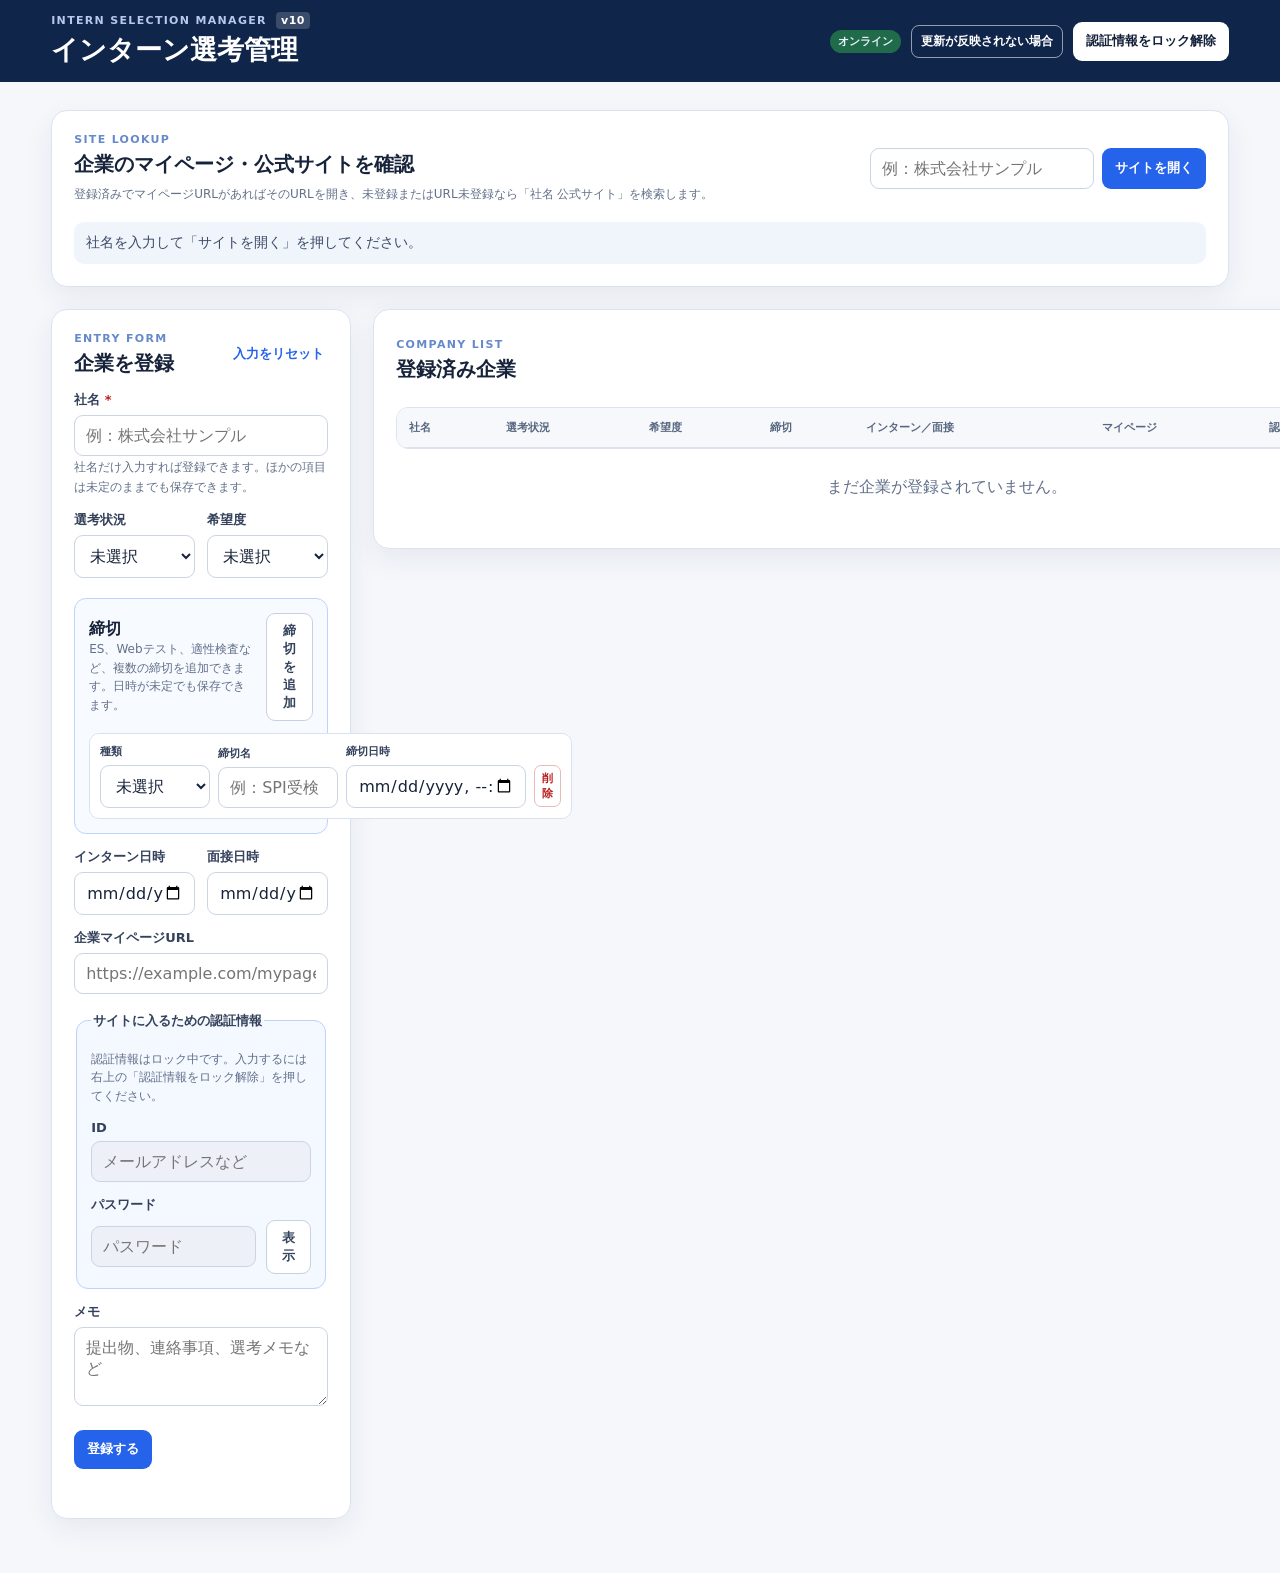
<file: index.html>
<!doctype html>
<html lang="ja">
<head>
  <meta charset="UTF-8" />
  <meta name="viewport" content="width=device-width, initial-scale=1" />
  <meta name="theme-color" content="#17365D" />
  <meta name="description" content="インターン選考情報を端末内で管理するPWA" />
  <link rel="manifest" href="./manifest.webmanifest?v=10" />
  <link rel="icon" href="./icons/icon.svg" type="image/svg+xml" />
  <link rel="stylesheet" href="./styles.css?v=10" />
  <title>インターン選考管理</title>
</head>
<body>
  <header class="header">
    <div>
      <p class="eyebrow">INTERN SELECTION MANAGER <span class="version">v10</span></p>
      <h1>インターン選考管理</h1>
    </div>
    <div class="header-actions">
      <span id="networkStatus" class="network-status" aria-live="polite">確認中</span>
      <a class="header-link" href="./reset.html?v=10">更新が反映されない場合</a>
      <button id="unlockButton" class="button dark" type="button">認証情報をロック解除</button>
    </div>
  </header>

  <main class="layout">
    <section class="card lookup-card" aria-labelledby="lookupTitle">
      <div>
        <p class="eyebrow">SITE LOOKUP</p>
        <h2 id="lookupTitle">企業のマイページ・公式サイトを確認</h2>
        <p class="muted">登録済みでマイページURLがあればそのURLを開き、未登録またはURL未登録なら「社名 公式サイト」を検索します。</p>
      </div>
      <div class="lookup-row">
        <label class="sr-only" for="lookupCompany">社名</label>
        <input id="lookupCompany" type="search" autocomplete="off" maxlength="100" placeholder="例：株式会社サンプル" />
        <button id="lookupButton" class="button primary" type="button">サイトを開く</button>
      </div>
      <p id="lookupResult" class="lookup-result" aria-live="polite">社名を入力して「サイトを開く」を押してください。</p>
    </section>

    <section class="grid">
      <section class="card form-card" aria-labelledby="formTitle">
        <div class="section-title-row">
          <div>
            <p class="eyebrow">ENTRY FORM</p>
            <h2 id="formTitle">企業を登録</h2>
          </div>
          <button id="resetFormButton" class="text-button" type="button">入力をリセット</button>
        </div>

        <form id="entryForm" novalidate>
          <input id="entryId" type="hidden" />

          <div class="field">
            <label for="companyName">社名 <span>*</span></label>
            <input id="companyName" type="text" required maxlength="100" placeholder="例：株式会社サンプル" />
            <small>社名だけ入力すれば登録できます。ほかの項目は未定のままでも保存できます。</small>
          </div>

          <div class="two-columns">
            <div class="field">
              <label for="selectionStatus">選考状況</label>
              <select id="selectionStatus">
                <option value="">未選択</option>
                <option value="応募予定">応募予定</option>
                <option value="応募準備中">応募準備中</option>
                <option value="応募済み">応募済み</option>
                <option value="書類選考中">書類選考中</option>
                <option value="面接予定">面接予定</option>
                <option value="選考中">選考中</option>
                <option value="合格">合格</option>
                <option value="不合格">不合格</option>
                <option value="辞退">辞退</option>
                <option value="終了">終了</option>
              </select>
            </div>

            <div class="field">
              <label for="preference">希望度</label>
              <select id="preference">
                <option value="">未選択</option>
                <option value="第一志望">第一志望</option>
                <option value="高い">高い</option>
                <option value="普通">普通</option>
                <option value="低い">低い</option>
              </select>
            </div>
          </div>

          <section class="deadline-section" aria-labelledby="deadlineTitle">
            <div class="section-title-row">
              <div>
                <h3 id="deadlineTitle">締切</h3>
                <p class="muted">ES、Webテスト、適性検査など、複数の締切を追加できます。日時が未定でも保存できます。</p>
              </div>
              <button id="addDeadlineButton" class="button secondary" type="button">締切を追加</button>
            </div>
            <div id="deadlinesContainer" class="deadlines-container"></div>
          </section>

          <div class="two-columns">
            <div class="field">
              <label for="internshipAt">インターン日時</label>
              <input id="internshipAt" type="datetime-local" />
            </div>
            <div class="field">
              <label for="interviewAt">面接日時</label>
              <input id="interviewAt" type="datetime-local" />
            </div>
          </div>

          <div class="field">
            <label for="mypageUrl">企業マイページURL</label>
            <input id="mypageUrl" type="url" maxlength="2048" placeholder="https://example.com/mypage" />
          </div>

          <fieldset class="credential-box">
            <legend>サイトに入るための認証情報</legend>
            <p id="lockMessage" class="muted">認証情報はロック中です。入力するには右上の「認証情報をロック解除」を押してください。</p>

            <div class="field">
              <label for="loginId">ID</label>
              <input id="loginId" type="text" maxlength="254" placeholder="メールアドレスなど" disabled />
            </div>

            <div class="field">
              <label for="sitePassword">パスワード</label>
              <div class="password-row">
                <input id="sitePassword" type="password" maxlength="256" placeholder="パスワード" disabled />
                <button id="togglePasswordButton" class="button secondary" type="button" disabled>表示</button>
              </div>
            </div>
          </fieldset>

          <div class="field">
            <label for="memo">メモ</label>
            <textarea id="memo" rows="3" maxlength="1000" placeholder="提出物、連絡事項、選考メモなど"></textarea>
          </div>

          <div class="form-actions">
            <button id="saveButton" class="button primary" type="submit">登録する</button>
            <button id="cancelEditButton" class="button secondary" type="button" hidden>編集をやめる</button>
          </div>
          <p id="formMessage" class="form-message" aria-live="polite"></p>
        </form>
      </section>

      <section class="card list-card" aria-labelledby="listTitle">
        <div class="section-title-row">
          <div>
            <p class="eyebrow">COMPANY LIST</p>
            <h2 id="listTitle">登録済み企業</h2>
          </div>
          <label class="filter-label" for="filterText">社名で絞り込み
            <input id="filterText" type="search" placeholder="社名で検索" />
          </label>
        </div>

        <div class="table-wrap">
          <table>
            <thead>
              <tr>
                <th>社名</th>
                <th>選考状況</th>
                <th>希望度</th>
                <th>締切</th>
                <th>インターン／面接</th>
                <th>マイページ</th>
                <th>認証情報</th>
                <th>操作</th>
              </tr>
            </thead>
            <tbody id="entryTableBody"></tbody>
          </table>
        </div>
        <p id="emptyMessage" class="empty-message">まだ企業が登録されていません。</p>
      </section>
    </section>
  </main>

  <template id="deadlineTemplate">
    <div class="deadline-row">
      <div class="field compact">
        <label>種類</label>
        <select data-deadline-type>
          <option value="">未選択</option>
          <option value="ES締切">ES締切</option>
          <option value="Webテスト締切">Webテスト締切</option>
          <option value="適性検査締切">適性検査締切</option>
          <option value="応募締切">応募締切</option>
          <option value="書類提出締切">書類提出締切</option>
          <option value="その他">その他</option>
        </select>
      </div>
      <div class="field compact">
        <label>締切名</label>
        <input data-deadline-label type="text" maxlength="100" placeholder="例：SPI受検" />
      </div>
      <div class="field compact">
        <label>締切日時</label>
        <input data-deadline-at type="datetime-local" />
      </div>
      <button class="table-button danger deadline-remove" type="button" data-action="remove-deadline">削除</button>
    </div>
  </template>

  <dialog id="masterPasswordDialog" class="dialog">
    <form id="masterPasswordForm" novalidate>
      <p class="eyebrow">SECURE STORAGE</p>
      <h2 id="masterTitle">認証情報を保護</h2>
      <p id="masterDescription" class="muted"></p>
      <div class="field">
        <label for="masterPassword">アプリ用パスワード</label>
        <input id="masterPassword" type="password" minlength="8" required />
      </div>
      <div id="masterConfirmArea" class="field">
        <label for="masterPasswordConfirm">アプリ用パスワード（確認）</label>
        <input id="masterPasswordConfirm" type="password" minlength="8" />
      </div>
      <p id="masterError" class="form-message" aria-live="polite"></p>
      <div class="dialog-actions">
        <button id="masterCancelButton" class="button secondary" type="button">キャンセル</button>
        <button id="masterSubmitButton" class="button primary" type="submit">設定して続ける</button>
      </div>
      <p class="muted small">アプリ用パスワードを忘れると、保存済みのID・パスワードは復元できません。</p>
    </form>
  </dialog>

  <div id="toast" class="toast" role="status" aria-live="polite"></div>

  <script src="./app.js?v=10" defer></script>
</body>
</html>
</file>
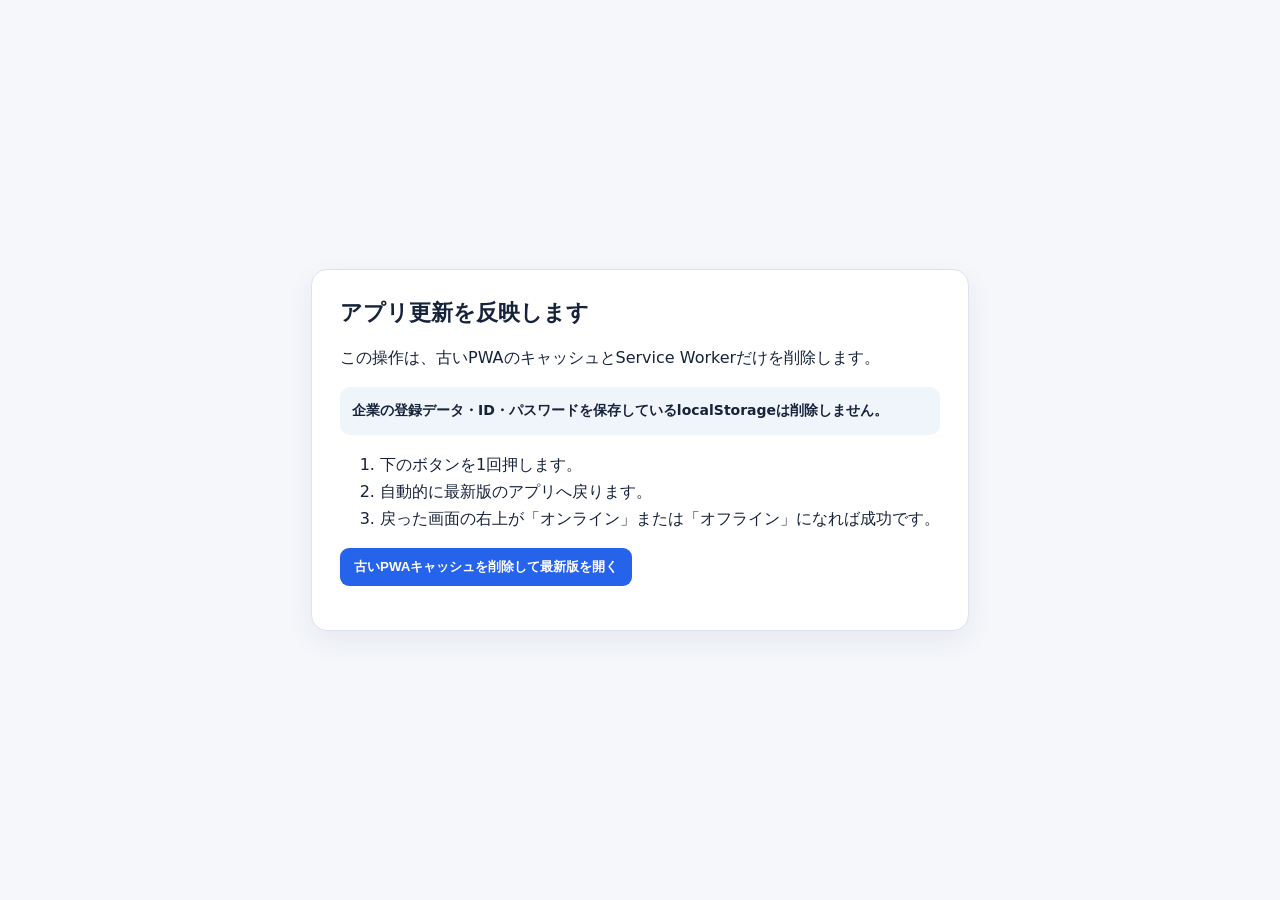
<file: reset.html>
<!doctype html>
<html lang="ja">
<head>
  <meta charset="UTF-8" />
  <meta name="viewport" content="width=device-width, initial-scale=1" />
  <title>アプリ更新の反映</title>
  <style>
    body { margin:0; min-height:100vh; display:grid; place-items:center; font-family:system-ui,-apple-system,"Segoe UI",sans-serif; background:#f5f7fb; color:#17233a; }
    main { width:min(600px,calc(100% - 32px)); padding:28px; border:1px solid #dce3ef; border-radius:16px; background:#fff; box-shadow:0 10px 28px rgba(30,45,78,.07); }
    h1 { margin:0 0 12px; font-size:22px; }
    p, li { line-height:1.7; }
    button { padding:10px 14px; border:0; border-radius:9px; background:#2563eb; color:#fff; font-weight:800; cursor:pointer; }
    .note { padding:12px; border-radius:10px; background:#f0f4fb; font-size:14px; }
    #status { font-weight:800; }
  </style>
</head>
<body>
  <main>
    <h1>アプリ更新を反映します</h1>
    <p>この操作は、古いPWAのキャッシュとService Workerだけを削除します。</p>
    <p class="note"><strong>企業の登録データ・ID・パスワードを保存しているlocalStorageは削除しません。</strong></p>
    <ol>
      <li>下のボタンを1回押します。</li>
      <li>自動的に最新版のアプリへ戻ります。</li>
      <li>戻った画面の右上が「オンライン」または「オフライン」になれば成功です。</li>
    </ol>
    <button id="resetButton" type="button">古いPWAキャッシュを削除して最新版を開く</button>
    <p id="status" aria-live="polite"></p>
  </main>
  <script>
    document.getElementById("resetButton").addEventListener("click", async () => {
      const status = document.getElementById("status");
      status.textContent = "更新処理中です…";
      try {
        if ("serviceWorker" in navigator) {
          const registrations = await navigator.serviceWorker.getRegistrations();
          await Promise.all(registrations.map((registration) => registration.unregister()));
        }
        if ("caches" in window) {
          const names = await caches.keys();
          await Promise.all(names.map((name) => caches.delete(name)));
        }
        status.textContent = "完了しました。最新版を開きます…";
        setTimeout(() => {
          location.replace("./?v=10&reset=" + Date.now());
        }, 500);
      } catch (error) {
        console.error(error);
        status.textContent = "更新処理に失敗しました。ページを再読み込みしてもう一度試してください。";
      }
    });
  </script>
</body>
</html>
</file>
<file: styles.css>
:root {
  --navy: #10254a;
  --blue: #2563eb;
  --blue-dark: #1d4ed8;
  --ink: #17233a;
  --muted: #62708a;
  --line: #dce3ef;
  --surface: #ffffff;
  --bg: #f5f7fb;
  --danger: #b91c1c;
  --success-bg: #e7f5ec;
  --warning-bg: #fff4cf;
}
* { box-sizing: border-box; }
body { margin: 0; font-family: system-ui, -apple-system, "Segoe UI", sans-serif; color: var(--ink); background: var(--bg); }
button, input, select, textarea { font: inherit; }
h1, h2, h3, p { margin: 0; }
h1 { font-size: clamp(20px, 3vw, 27px); }
h2 { font-size: 20px; }
h3 { font-size: 16px; }
.header { min-height: 76px; padding: 14px clamp(18px, 4vw, 56px); display: flex; justify-content: space-between; align-items: center; gap: 16px; background: var(--navy); color: #fff; }
.header-actions { display: flex; align-items: center; flex-wrap: wrap; justify-content: flex-end; gap: 10px; }
.eyebrow { margin-bottom: 5px; color: #6689c9; font-size: 11px; letter-spacing: .12em; font-weight: 800; }
.header .eyebrow { color: #b7c8ee; }
.version { margin-left: 4px; padding: 2px 5px; border-radius: 4px; background: rgba(255,255,255,.18); color: #fff; letter-spacing: .04em; }
.layout { max-width: 1440px; margin: 0 auto; padding: 28px clamp(16px, 4vw, 56px) 54px; }
.card { background: var(--surface); border: 1px solid var(--line); border-radius: 16px; box-shadow: 0 10px 28px rgba(30,45,78,.07); }
.lookup-card { display: grid; grid-template-columns: 1fr auto; gap: 18px; align-items: center; padding: 22px; margin-bottom: 22px; }
.lookup-card .muted { margin-top: 7px; }
.lookup-row { display: flex; min-width: min(100%, 440px); gap: 8px; }
.lookup-row input { min-width: 0; flex: 1; }
.lookup-result { grid-column: 1 / -1; padding: 12px; border-radius: 10px; color: #3b4a66; background: #f0f4fb; font-size: 14px; }
.grid { display: grid; grid-template-columns: minmax(300px, 440px) 1fr; gap: 22px; align-items: start; }
.form-card, .list-card { padding: 22px; }
.form-card { position: sticky; top: 16px; }
.section-title-row, .form-actions, .dialog-actions, .password-row { display: flex; align-items: center; justify-content: space-between; gap: 10px; }
.text-button { padding: 4px; border: 0; background: transparent; color: var(--blue); font-size: 13px; font-weight: 700; cursor: pointer; }
.field { margin-top: 14px; min-width: 0; }
.field label, legend { display: block; margin-bottom: 6px; color: #34425c; font-size: 13px; font-weight: 800; }
.field label span { color: var(--danger); }
.field small, .muted { color: var(--muted); font-size: 12px; line-height: 1.55; }
.small { font-size: 11px; }
input, select, textarea { width: 100%; min-width: 0; max-width: 100%; border: 1px solid #cbd5e1; border-radius: 9px; padding: 10px 11px; background: #fff; color: var(--ink); }
input:focus, select:focus, textarea:focus { outline: 3px solid rgba(37,99,235,.15); border-color: var(--blue); }
input:disabled { background: #edf1f7; cursor: not-allowed; }
textarea { resize: vertical; }
.two-columns { display: grid; grid-template-columns: repeat(2, minmax(0, 1fr)); gap: 12px; }
input[type="datetime-local"] { min-width: 0; width: 100%; }
.deadline-section { margin-top: 20px; padding: 14px; border: 1px solid #bed2ff; border-radius: 12px; background: #f7faff; }
.deadlines-container { display: grid; gap: 10px; margin-top: 12px; }
.deadline-row { display: grid; grid-template-columns: minmax(110px, .9fr) minmax(120px, 1fr) minmax(180px, 1.2fr) auto; align-items: end; gap: 8px; padding: 10px; border: 1px solid #d7e3f5; border-radius: 10px; background: #fff; }
.deadline-row .field { margin-top: 0; }
.deadline-row .compact label { font-size: 11px; }
.deadline-remove { margin-bottom: 1px; }
.credential-box { margin-top: 18px; padding: 14px; border: 1px solid #bed2ff; border-radius: 12px; background: #f4f8ff; }
.button { min-height: 39px; padding: 8px 12px; border: 1px solid transparent; border-radius: 9px; font-size: 13px; font-weight: 800; cursor: pointer; }
.button.primary { background: var(--blue); color: #fff; }
.button.primary:hover { background: var(--blue-dark); }
.button.secondary { border-color: #c6d1e2; background: #fff; color: #35445e; }
.button.dark { background: #fff; color: #14213a; }
.button.danger { background: var(--danger); color: #fff; }
.header-link { padding: 7px 9px; border: 1px solid rgba(255,255,255,.55); border-radius: 8px; color: #fff; font-size: 12px; font-weight: 700; text-decoration: none; }
.form-actions { justify-content: flex-start; margin-top: 20px; }
.form-message { min-height: 18px; margin-top: 9px; color: var(--danger); font-size: 13px; font-weight: 700; }
.filter-label { display: grid; gap: 4px; color: #53627c; font-size: 12px; font-weight: 700; }
.filter-label input { width: 180px; }
.table-wrap { overflow: auto; margin-top: 18px; border: 1px solid var(--line); border-radius: 12px; }
table { width: 100%; min-width: 1100px; border-collapse: collapse; }
th, td { padding: 12px; vertical-align: top; border-bottom: 1px solid var(--line); text-align: left; font-size: 13px; }
th { background: #f6f8fc; color: #586780; font-size: 11px; }
tr:last-child td { border-bottom: 0; }
.company-name { display: block; font-weight: 800; }
.cell-note { color: var(--muted); font-size: 11px; }
.deadline-list { margin: 0; padding-left: 16px; }
.deadline-list li { margin-bottom: 4px; }
.pill { display: inline-block; padding: 4px 8px; border-radius: 999px; background: #eaf1ff; color: #274d8b; font-size: 11px; font-weight: 800; white-space: nowrap; }
.pill.first { background: #fff0cf; color: #865400; }
.pill.high { background: #f1e9ff; color: #673a9c; }
.pill.low { background: #eff2f6; color: #5b6a80; }
.table-actions { display: flex; flex-wrap: wrap; gap: 6px; min-width: 190px; }
.table-button, .table-link { padding: 5px 7px; border: 1px solid #c6d1e2; border-radius: 7px; color: #2f5ca8; background: #fff; font-size: 11px; font-weight: 800; text-decoration: none; cursor: pointer; }
.table-button.danger { color: var(--danger); border-color: #e7bbbb; }
.empty-message { padding: 28px; color: var(--muted); text-align: center; }
.network-status { padding: 4px 8px; border-radius: 999px; background: #244270; color: #e8effd; font-size: 11px; font-weight: 800; }
.network-status.offline { background: #72580a; }
.network-status.ready { background: #1f6b4a; }
.dialog { width: min(430px, calc(100% - 28px)); border: 0; border-radius: 16px; box-shadow: 0 22px 60px rgba(15,31,60,.26); }
.dialog::backdrop { background: rgba(17,31,57,.55); }
.dialog form { padding: 23px; }
.dialog h2 { margin-bottom: 10px; }
.dialog-actions { justify-content: flex-end; margin-top: 20px; }
.toast { position: fixed; left: 50%; bottom: 24px; z-index: 10; padding: 10px 13px; border-radius: 9px; background: #17233a; color: #fff; font-size: 13px; font-weight: 700; transform: translate(-50%,24px); opacity: 0; pointer-events: none; transition: .18s; }
.toast.show { transform: translate(-50%,0); opacity: 1; }
.sr-only { position: absolute; width: 1px; height: 1px; overflow: hidden; clip: rect(0 0 0 0); }
@media (max-width: 1000px) {
  .grid { grid-template-columns: 1fr; }
  .form-card { position: static; }
  .lookup-card { grid-template-columns: 1fr; }
  .lookup-row { min-width: 0; }
  .filter-label, .filter-label input { width: 100%; }
}
@media (max-width: 760px) {
  .two-columns { grid-template-columns: 1fr; }
  .deadline-row { grid-template-columns: 1fr; align-items: stretch; }
  .deadline-remove { justify-self: start; }
  input[type="datetime-local"] { font-size: 14px; }
}
@media (max-width: 600px) {
  .header { align-items: flex-start; flex-direction: column; }
  .header-actions { justify-content: flex-start; }
  .lookup-row { flex-direction: column; }
  .layout { padding: 18px 14px 36px; }
  .form-card, .list-card, .lookup-card { padding: 17px; }
  .section-title-row { align-items: flex-start; flex-direction: column; }
}
</file>
